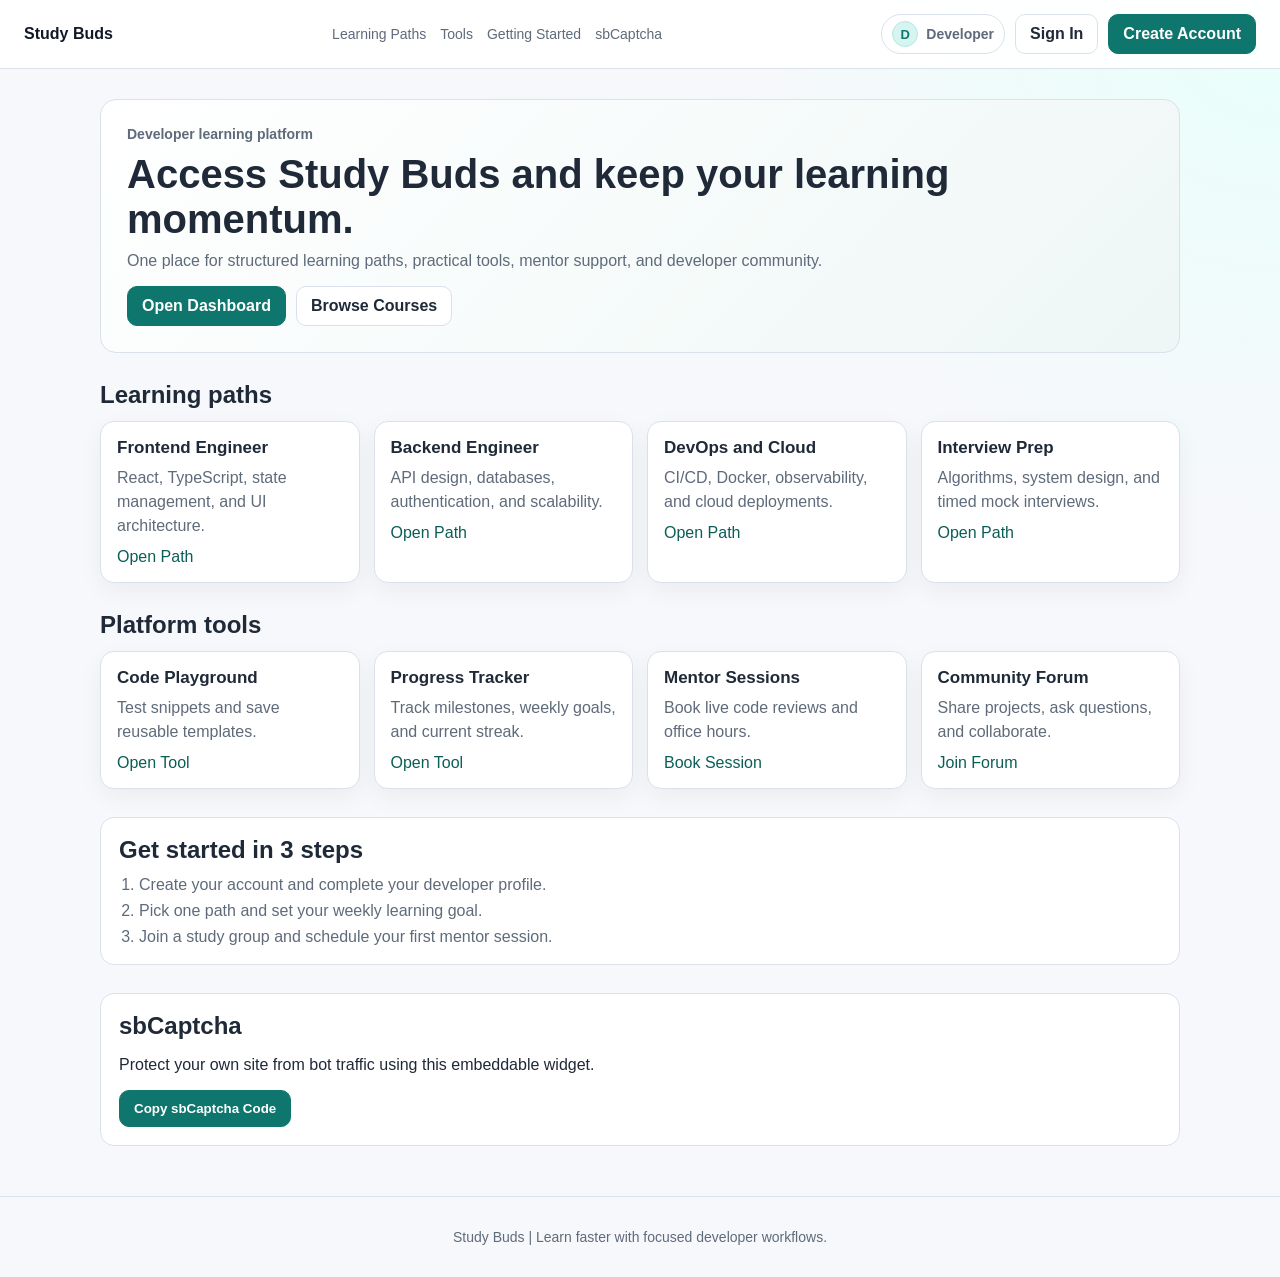
<file: index.html>
﻿<!doctype html>
<html lang="en">
  <head>
    <meta charset="UTF-8" />
    <meta name="viewport" content="width=device-width, initial-scale=1.0" />
    <link rel="stylesheet" href="style.css" />
    <title>Study Buds for Developers</title>
  </head>
  <body>
    <header class="topbar">
      <a class="brand" href="#">Study Buds</a>
      <nav class="menu">
        <a href="#paths">Learning Paths</a>
        <a href="#tools">Tools</a>
        <a href="#start">Getting Started</a>
        <a href="#captcha">sbCaptcha</a>
      </nav>
      <div class="auth-actions">
        <div class="user-chip" aria-label="Current user">
          <div class="user-chip-avatar" id="home-avatar">U</div>
          <span id="home-username">Developer</span>
        </div>
        <a class="btn btn-ghost" href="login.html">Sign In</a>
        <a class="btn btn-primary" href="signup.html">Create Account</a>
      </div>
    </header>

    <main class="container">
      <section class="hero">
        <p class="eyebrow">Developer learning platform</p>
        <h1>Access Study Buds and keep your learning momentum.</h1>
        <p>
          One place for structured learning paths, practical tools, mentor
          support, and developer community.
        </p>
        <div class="hero-actions">
          <a class="btn btn-primary" href="dashboard.html">Open Dashboard</a>
          <a class="btn btn-ghost" href="catalog.html">Browse Courses</a>
        </div>
      </section>

      <section id="paths">
        <h2>Learning paths</h2>
        <div class="grid">
          <article class="card">
            <h3>Frontend Engineer</h3>
            <p>React, TypeScript, state management, and UI architecture.</p>
            <a href="path-frontend.html">Open Path</a>
          </article>
          <article class="card">
            <h3>Backend Engineer</h3>
            <p>API design, databases, authentication, and scalability.</p>
            <a href="path-backend.html">Open Path</a>
          </article>
          <article class="card">
            <h3>DevOps and Cloud</h3>
            <p>CI/CD, Docker, observability, and cloud deployments.</p>
            <a href="path-devops.html">Open Path</a>
          </article>
          <article class="card">
            <h3>Interview Prep</h3>
            <p>Algorithms, system design, and timed mock interviews.</p>
            <a href="path-interview.html">Open Path</a>
          </article>
        </div>
      </section>

      <section id="tools">
        <h2>Platform tools</h2>
        <div class="grid">
          <article class="card">
            <h3>Code Playground</h3>
            <p>Test snippets and save reusable templates.</p>
            <a href="playground.html">Open Tool</a>
          </article>
          <article class="card">
            <h3>Progress Tracker</h3>
            <p>Track milestones, weekly goals, and current streak.</p>
            <a href="progress.html">Open Tool</a>
          </article>
          <article class="card">
            <h3>Mentor Sessions</h3>
            <p>Book live code reviews and office hours.</p>
            <a href="mentors.html">Book Session</a>
          </article>
          <article class="card">
            <h3>Community Forum</h3>
            <p>Share projects, ask questions, and collaborate.</p>
            <a href="community.html">Join Forum</a>
          </article>
        </div>
      </section>

      <section id="start" class="steps">
        <h2>Get started in 3 steps</h2>
        <ol>
          <li>Create your account and complete your developer profile.</li>
          <li>Pick one path and set your weekly learning goal.</li>
          <li>Join a study group and schedule your first mentor session.</li>
        </ol>
      </section>

      <section id="captcha" class="captcha">
        <h2>sbCaptcha</h2>
        <p>
          Protect your own site from bot traffic using this embeddable widget.
        </p>
        <textarea class="hidden-input" id="captcha-code" readonly>
<link href='https://fonts.googleapis.com/css2?family=Google+Sans:wght@400;500&family=Roboto:wght@400;500&display=swap' rel='stylesheet' /><style>.sb-card{width:300px;background:#fff;border:1px solid #dadce0;border-radius:8px;padding:14px;font-family:Roboto,sans-serif}.sb-row{display:flex;align-items:center;gap:12px}.sb-box{width:24px;height:24px;border:2px solid #80868b;border-radius:3px;display:grid;place-items:center}.sb-label{font-size:14px;color:#202124}</style><div class='sb-card'><div class='sb-row'><div class='sb-box'>OK</div><span class='sb-label'>I am not a robot</span></div></div></textarea
        >
        <button id="copy-btn" class="btn btn-primary" type="button">
          Copy sbCaptcha Code
        </button>
      </section>
    </main>

    <footer class="footer">
      <p>Study Buds | Learn faster with focused developer workflows.</p>
    </footer>

    <script>
      const copyBtn = document.getElementById("copy-btn");
      const homeUser = document.getElementById("home-username");
      const homeAvatar = document.getElementById("home-avatar");
      const code = document.getElementById("captcha-code");
      const defaultText = copyBtn.textContent;
      const userName = localStorage.getItem("sbUserName") || "Developer";
      homeUser.textContent = userName;
      homeAvatar.textContent = userName.charAt(0).toUpperCase();

      copyBtn.addEventListener("click", async () => {
        try {
          await navigator.clipboard.writeText(code.value);
          copyBtn.textContent = "Copied!";
          copyBtn.disabled = true;
          setTimeout(() => {
            copyBtn.textContent = defaultText;
            copyBtn.disabled = false;
          }, 1300);
        } catch (err) {
          copyBtn.textContent = "Copy failed";
          setTimeout(() => {
            copyBtn.textContent = defaultText;
          }, 1400);
        }
      });
    </script>
  </body>
</html>
</file>
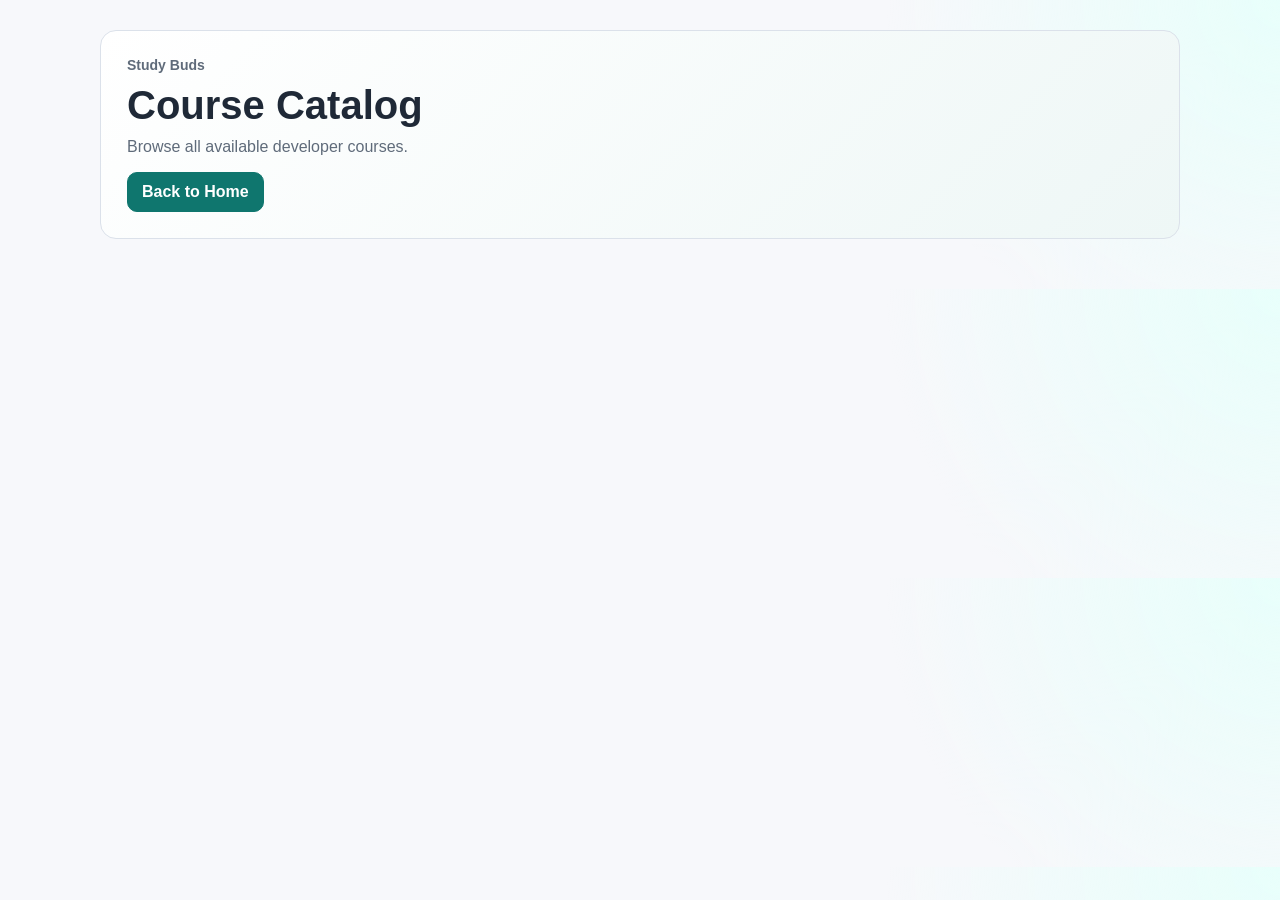
<file: catalog.html>
﻿<!doctype html>
<html lang="en">
  <head>
    <meta charset="UTF-8" />
    <meta name="viewport" content="width=device-width, initial-scale=1.0" />
    <link rel="stylesheet" href="style.css" />
    <title>Study Buds | Course Catalog</title>
  </head>
  <body>
    <main class="container">
      <section class="hero">
        <p class="eyebrow">Study Buds</p>
        <h1>Course Catalog</h1>
        <p>Browse all available developer courses.</p>
        <div class="hero-actions">
          <a class="btn btn-primary" href="index.html">Back to Home</a>
        </div>
      </section>
    </main>
  </body>
</html>
</file>
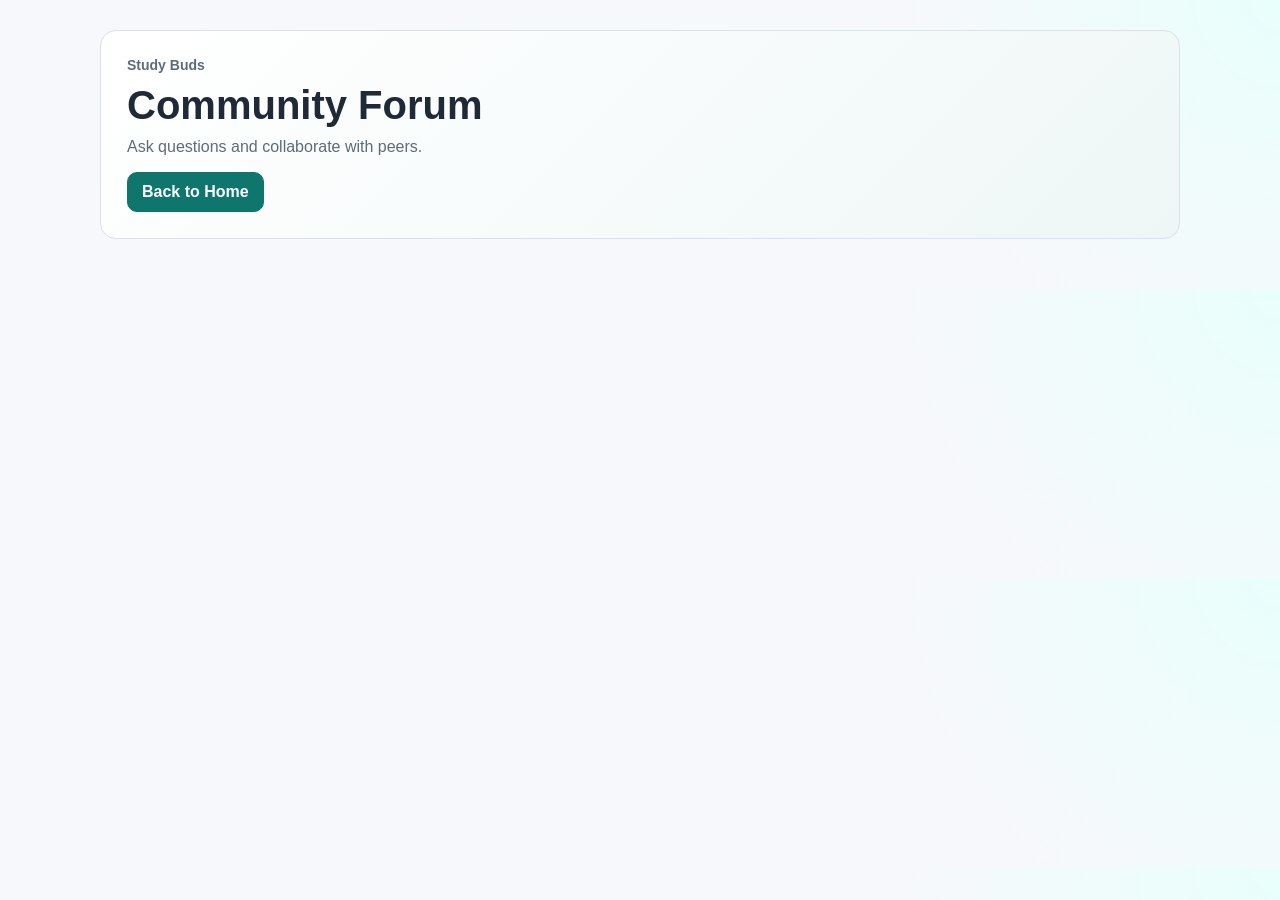
<file: community.html>
﻿<!doctype html>
<html lang="en">
  <head>
    <meta charset="UTF-8" />
    <meta name="viewport" content="width=device-width, initial-scale=1.0" />
    <link rel="stylesheet" href="style.css" />
    <title>Study Buds | Community Forum</title>
  </head>
  <body>
    <main class="container">
      <section class="hero">
        <p class="eyebrow">Study Buds</p>
        <h1>Community Forum</h1>
        <p>Ask questions and collaborate with peers.</p>
        <div class="hero-actions">
          <a class="btn btn-primary" href="index.html">Back to Home</a>
        </div>
      </section>
    </main>
  </body>
</html>
</file>
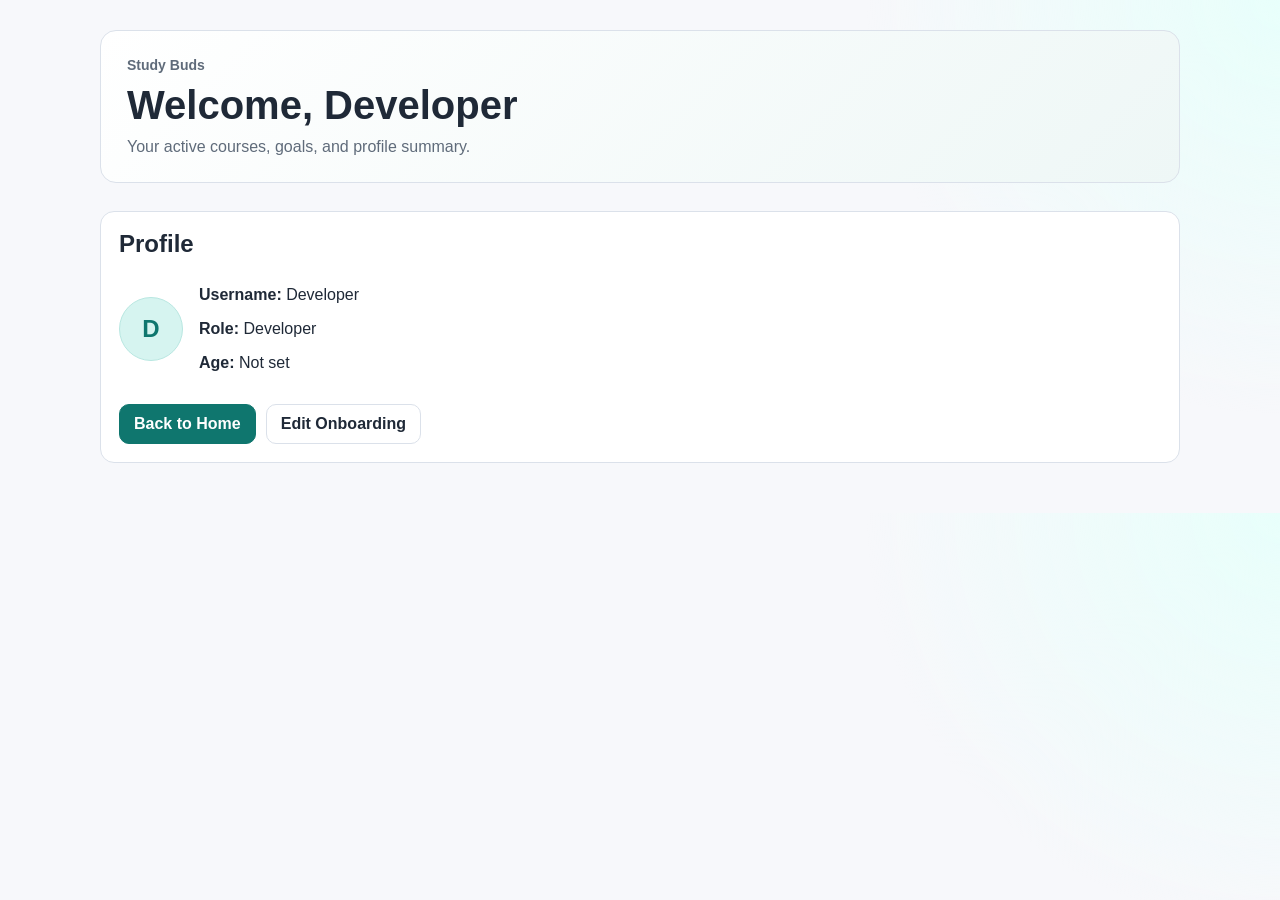
<file: dashboard.html>
﻿<!doctype html>
<html lang="en">
  <head>
    <meta charset="UTF-8" />
    <meta name="viewport" content="width=device-width, initial-scale=1.0" />
    <link rel="stylesheet" href="style.css" />
    <title>Study Buds | Dashboard</title>
  </head>
  <body>
    <main class="container">
      <section class="hero">
        <p class="eyebrow">Study Buds</p>
        <h1 id="welcome-title">Welcome, Developer</h1>
        <p>Your active courses, goals, and profile summary.</p>
      </section>

      <section class="profile-card">
        <h2>Profile</h2>
        <div class="profile-row">
          <div class="avatar">U</div>
          <div>
            <p><strong>Username:</strong> <span id="profile-name">Developer</span></p>
            <p><strong>Role:</strong> <span id="profile-role">Developer</span></p>
            <p><strong>Age:</strong> <span id="profile-age">Not set</span></p>
          </div>
        </div>
        <div class="hero-actions">
          <a class="btn btn-primary" href="index.html">Back to Home</a>
          <a class="btn btn-ghost" href="onboarding.html">Edit Onboarding</a>
        </div>
      </section>
    </main>

    <script>
      const name = localStorage.getItem("sbUserName") || "Developer";
      const role = localStorage.getItem("sbUserRole") || "Developer";
      const age = localStorage.getItem("sbUserAge") || "Not set";

      document.getElementById("welcome-title").textContent = `Welcome, ${name}`;
      document.getElementById("profile-name").textContent = name;
      document.getElementById("profile-role").textContent = role;
      document.getElementById("profile-age").textContent = age;
      document.querySelector(".avatar").textContent = name.charAt(0).toUpperCase();
    </script>
  </body>
</html>
</file>
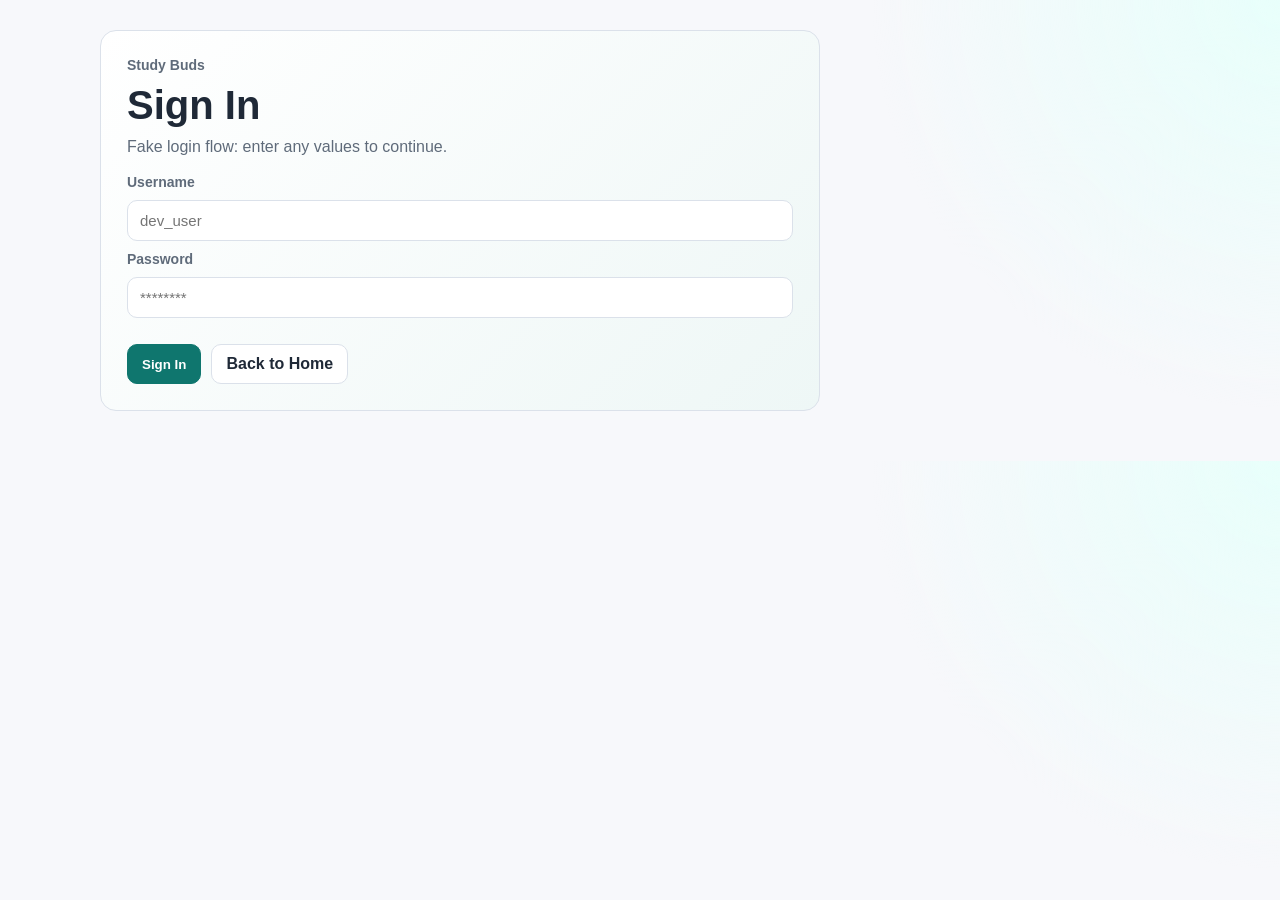
<file: login.html>
﻿<!doctype html>
<html lang="en">
  <head>
    <meta charset="UTF-8" />
    <meta name="viewport" content="width=device-width, initial-scale=1.0" />
    <link rel="stylesheet" href="style.css" />
    <title>Study Buds | Sign In</title>
  </head>
  <body>
    <main class="container">
      <section class="hero form-wrap">
        <p class="eyebrow">Study Buds</p>
        <h1>Sign In</h1>
        <p>Fake login flow: enter any values to continue.</p>

        <form id="login-form" class="form">
          <label class="field-label" for="login-username">Username</label>
          <input id="login-username" class="field-input" type="text" required placeholder="dev_user" />

          <label class="field-label" for="login-password">Password</label>
          <input id="login-password" class="field-input" type="password" required placeholder="********" />

          <div class="hero-actions">
            <button class="btn btn-primary" type="submit">Sign In</button>
            <a class="btn btn-ghost" href="index.html">Back to Home</a>
          </div>
        </form>
      </section>
    </main>

    <script>
      const loginForm = document.getElementById("login-form");
      loginForm.addEventListener("submit", (event) => {
        event.preventDefault();
        const username = document.getElementById("login-username").value.trim();
        localStorage.setItem("sbUserName", username || "Developer");
        if (!localStorage.getItem("sbUserRole")) {
          localStorage.setItem("sbUserRole", "Developer");
        }
        if (!localStorage.getItem("sbUserAge")) {
          localStorage.setItem("sbUserAge", "Not set");
        }
        window.location.href = "dashboard.html";
      });
    </script>
  </body>
</html>
</file>
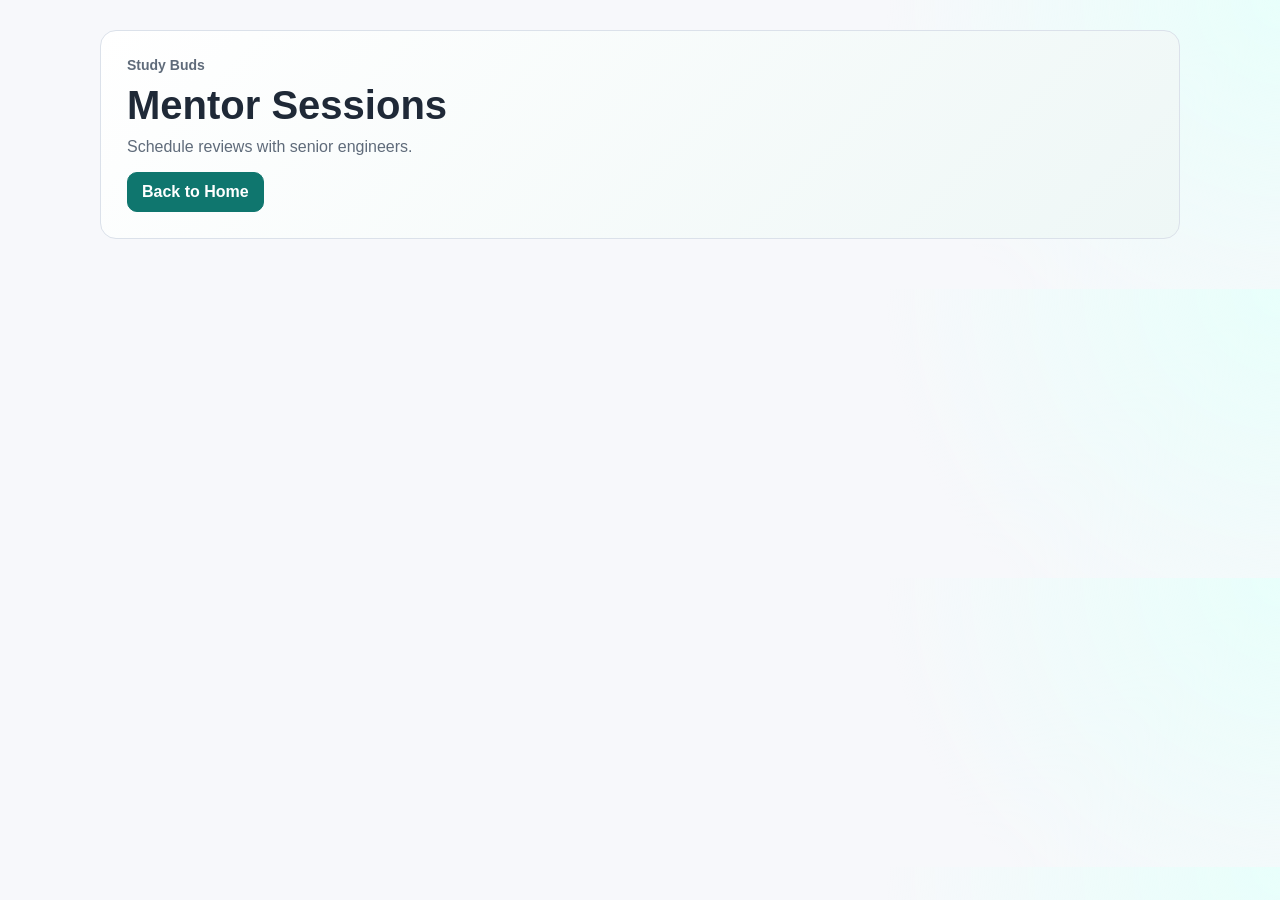
<file: mentors.html>
﻿<!doctype html>
<html lang="en">
  <head>
    <meta charset="UTF-8" />
    <meta name="viewport" content="width=device-width, initial-scale=1.0" />
    <link rel="stylesheet" href="style.css" />
    <title>Study Buds | Mentor Sessions</title>
  </head>
  <body>
    <main class="container">
      <section class="hero">
        <p class="eyebrow">Study Buds</p>
        <h1>Mentor Sessions</h1>
        <p>Schedule reviews with senior engineers.</p>
        <div class="hero-actions">
          <a class="btn btn-primary" href="index.html">Back to Home</a>
        </div>
      </section>
    </main>
  </body>
</html>
</file>
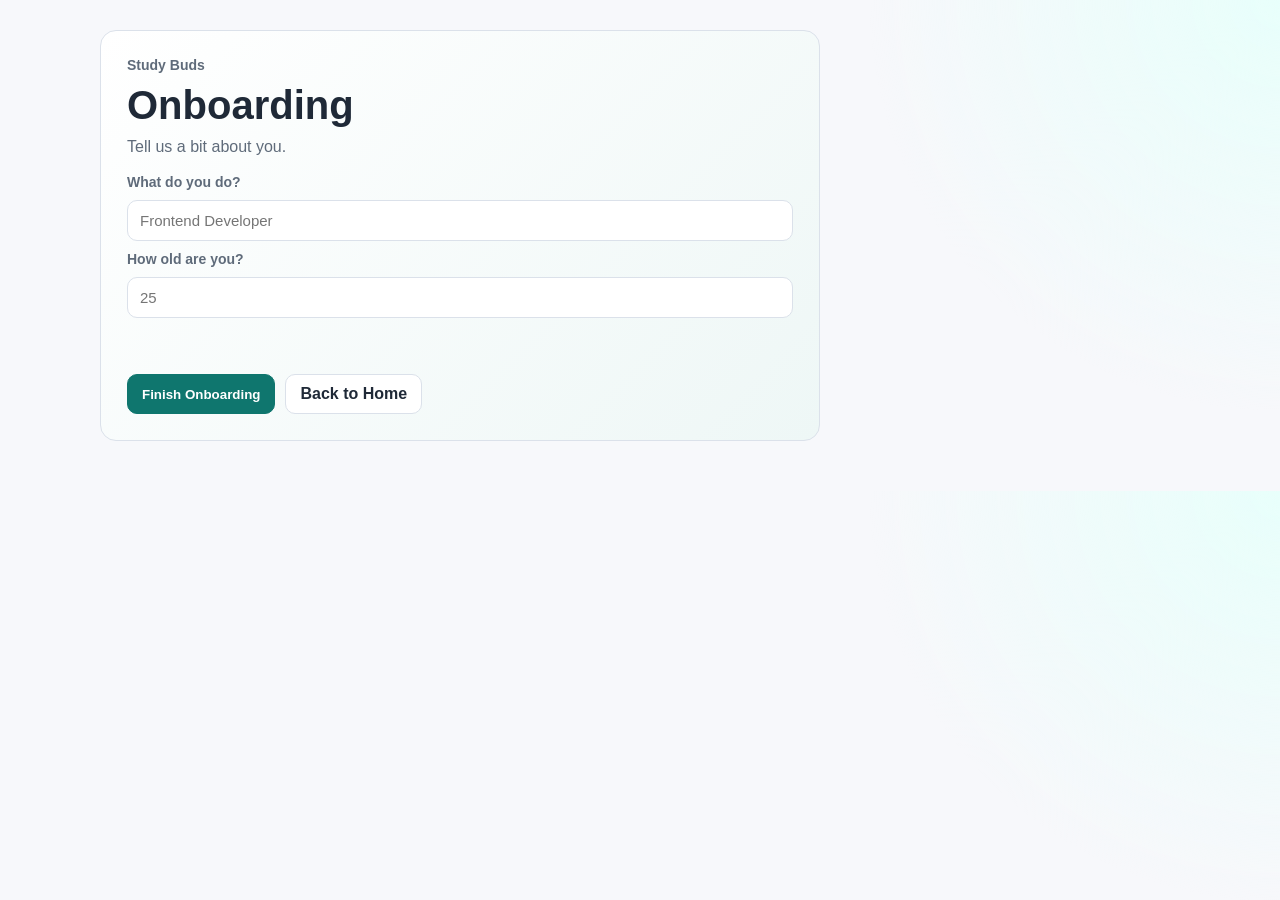
<file: onboarding.html>
﻿<!doctype html>
<html lang="en">
  <head>
    <meta charset="UTF-8" />
    <meta name="viewport" content="width=device-width, initial-scale=1.0" />
    <link rel="stylesheet" href="style.css" />
    <title>Study Buds | Onboarding</title>
  </head>
  <body>
    <main class="container">
      <section class="hero form-wrap">
        <p class="eyebrow">Study Buds</p>
        <h1>Onboarding</h1>
        <p>Tell us a bit about you.</p>

        <form id="onboarding-form" class="form">
          <label class="field-label" for="user-role">What do you do?</label>
          <input
            id="user-role"
            class="field-input"
            type="text"
            required
            placeholder="Frontend Developer"
          />

          <label class="field-label" for="user-age">How old are you?</label>
          <input
            id="user-age"
            class="field-input"
            type="number"
            min="1"
            required
            placeholder="25"
          />
          <p id="age-error" class="form-error" aria-live="polite"></p>

          <div class="hero-actions">
            <button class="btn btn-primary" type="submit">
              Finish Onboarding
            </button>
            <a class="btn btn-ghost" href="index.html">Back to Home</a>
          </div>
        </form>
      </section>
    </main>

    <script>
      const roleInput = document.getElementById("user-role");
      const ageInput = document.getElementById("user-age");
      const ageError = document.getElementById("age-error");

      roleInput.value = localStorage.getItem("sbUserRole") || "";
      ageInput.value = localStorage.getItem("sbUserAge") || "";

      function validateAge() {
        const ageValue = Number(ageInput.value.trim());
        if (ageInput.value.trim() !== "" && ageValue <= 1) {
          ageInput.setCustomValidity("Babies can't be developers");
          ageError.textContent = "Babies can't be developers";
          return false;
        }
        if (ageInput.value.trim() !== "" && ageValue > 99) {
          ageInput.setCustomValidity("Are you Immortal?");
          ageError.textContent = "Are you Immortal?";
          return false;
        }
        ageInput.setCustomValidity("");
        ageError.textContent = "";
        return true;
      }

      ageInput.addEventListener("input", validateAge);

      document
        .getElementById("onboarding-form")
        .addEventListener("submit", (event) => {
          event.preventDefault();
          if (!validateAge()) {
            ageInput.reportValidity();
            return;
          }
          localStorage.setItem("sbUserRole", roleInput.value.trim());
          localStorage.setItem("sbUserAge", ageInput.value.trim());
          if (!localStorage.getItem("sbUserName")) {
            localStorage.setItem("sbUserName", "Developer");
          }
          window.location.href = "dashboard.html";
        });
    </script>
  </body>
</html>
</file>
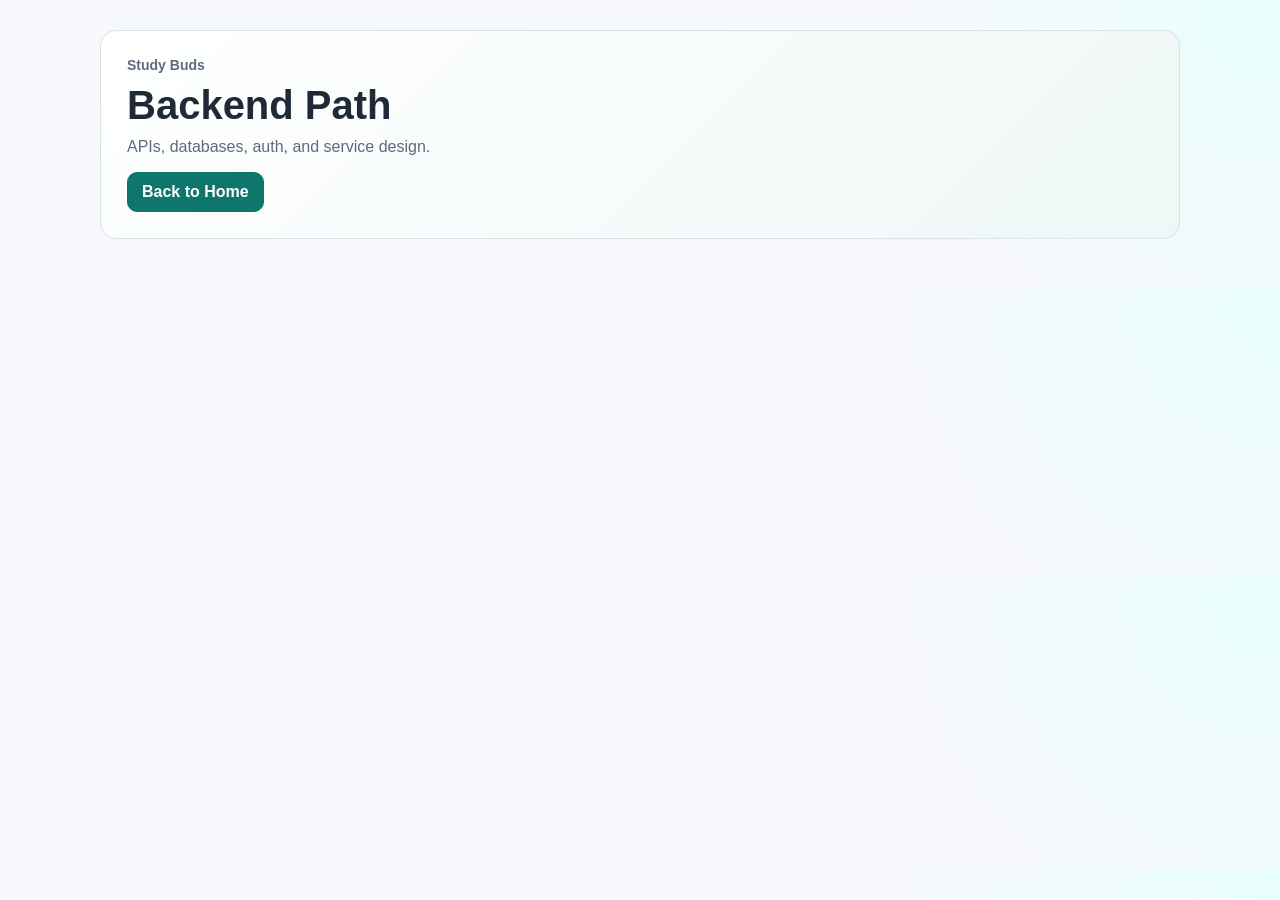
<file: path-backend.html>
﻿<!doctype html>
<html lang="en">
  <head>
    <meta charset="UTF-8" />
    <meta name="viewport" content="width=device-width, initial-scale=1.0" />
    <link rel="stylesheet" href="style.css" />
    <title>Study Buds | Backend Path</title>
  </head>
  <body>
    <main class="container">
      <section class="hero">
        <p class="eyebrow">Study Buds</p>
        <h1>Backend Path</h1>
        <p>APIs, databases, auth, and service design.</p>
        <div class="hero-actions">
          <a class="btn btn-primary" href="index.html">Back to Home</a>
        </div>
      </section>
    </main>
  </body>
</html>
</file>
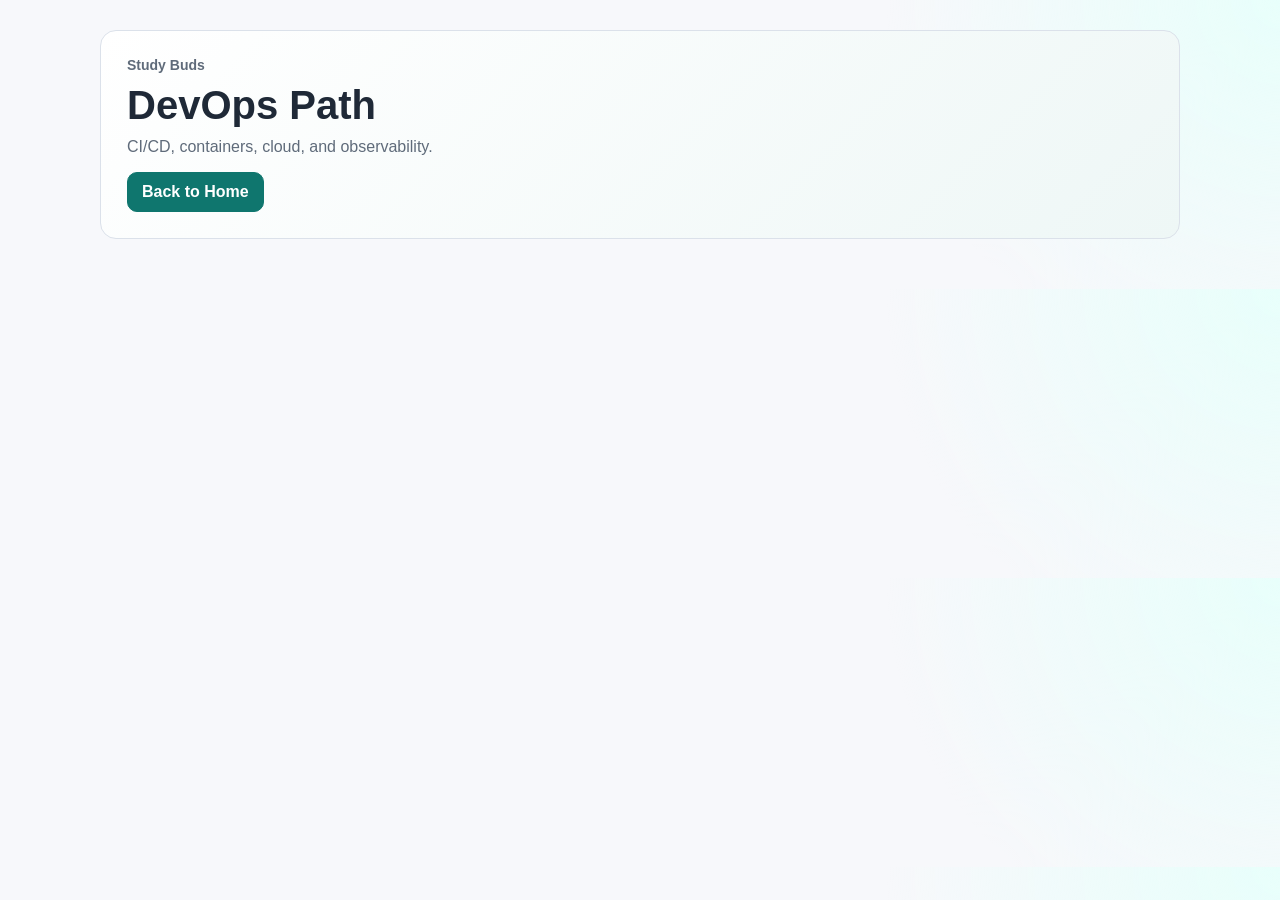
<file: path-devops.html>
﻿<!doctype html>
<html lang="en">
  <head>
    <meta charset="UTF-8" />
    <meta name="viewport" content="width=device-width, initial-scale=1.0" />
    <link rel="stylesheet" href="style.css" />
    <title>Study Buds | DevOps Path</title>
  </head>
  <body>
    <main class="container">
      <section class="hero">
        <p class="eyebrow">Study Buds</p>
        <h1>DevOps Path</h1>
        <p>CI/CD, containers, cloud, and observability.</p>
        <div class="hero-actions">
          <a class="btn btn-primary" href="index.html">Back to Home</a>
        </div>
      </section>
    </main>
  </body>
</html>
</file>
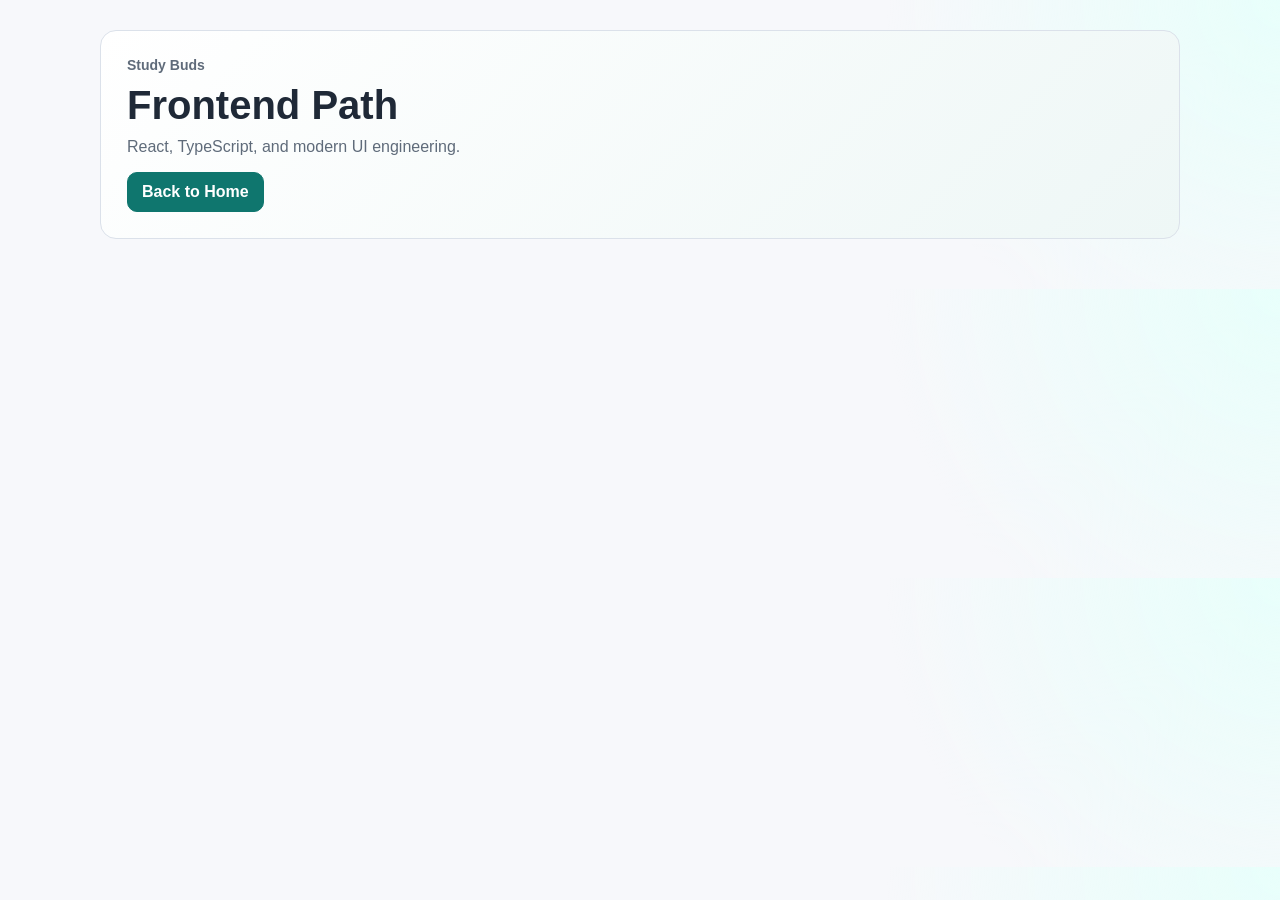
<file: path-frontend.html>
﻿<!doctype html>
<html lang="en">
  <head>
    <meta charset="UTF-8" />
    <meta name="viewport" content="width=device-width, initial-scale=1.0" />
    <link rel="stylesheet" href="style.css" />
    <title>Study Buds | Frontend Path</title>
  </head>
  <body>
    <main class="container">
      <section class="hero">
        <p class="eyebrow">Study Buds</p>
        <h1>Frontend Path</h1>
        <p>React, TypeScript, and modern UI engineering.</p>
        <div class="hero-actions">
          <a class="btn btn-primary" href="index.html">Back to Home</a>
        </div>
      </section>
    </main>
  </body>
</html>
</file>
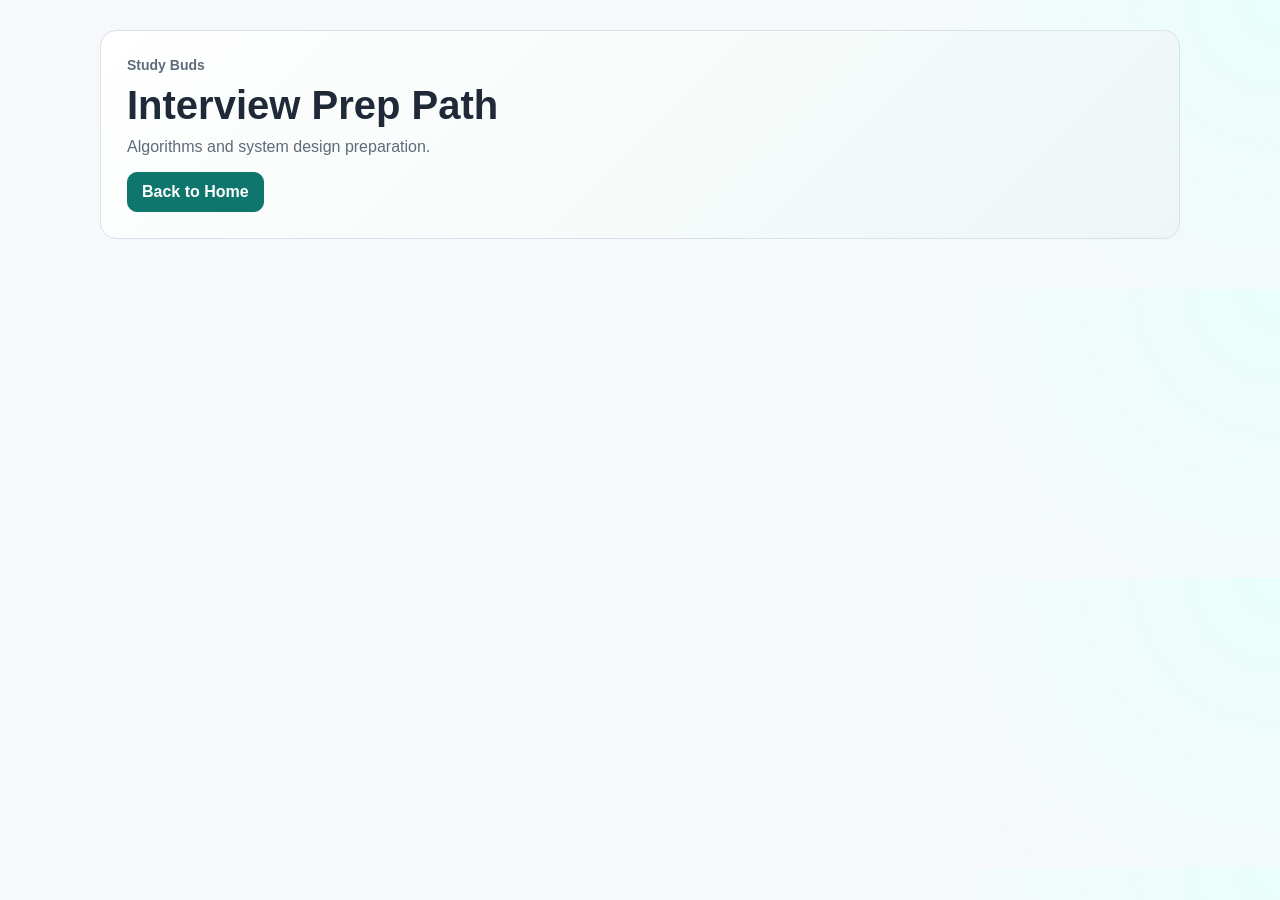
<file: path-interview.html>
﻿<!doctype html>
<html lang="en">
  <head>
    <meta charset="UTF-8" />
    <meta name="viewport" content="width=device-width, initial-scale=1.0" />
    <link rel="stylesheet" href="style.css" />
    <title>Study Buds | Interview Prep Path</title>
  </head>
  <body>
    <main class="container">
      <section class="hero">
        <p class="eyebrow">Study Buds</p>
        <h1>Interview Prep Path</h1>
        <p>Algorithms and system design preparation.</p>
        <div class="hero-actions">
          <a class="btn btn-primary" href="index.html">Back to Home</a>
        </div>
      </section>
    </main>
  </body>
</html>
</file>
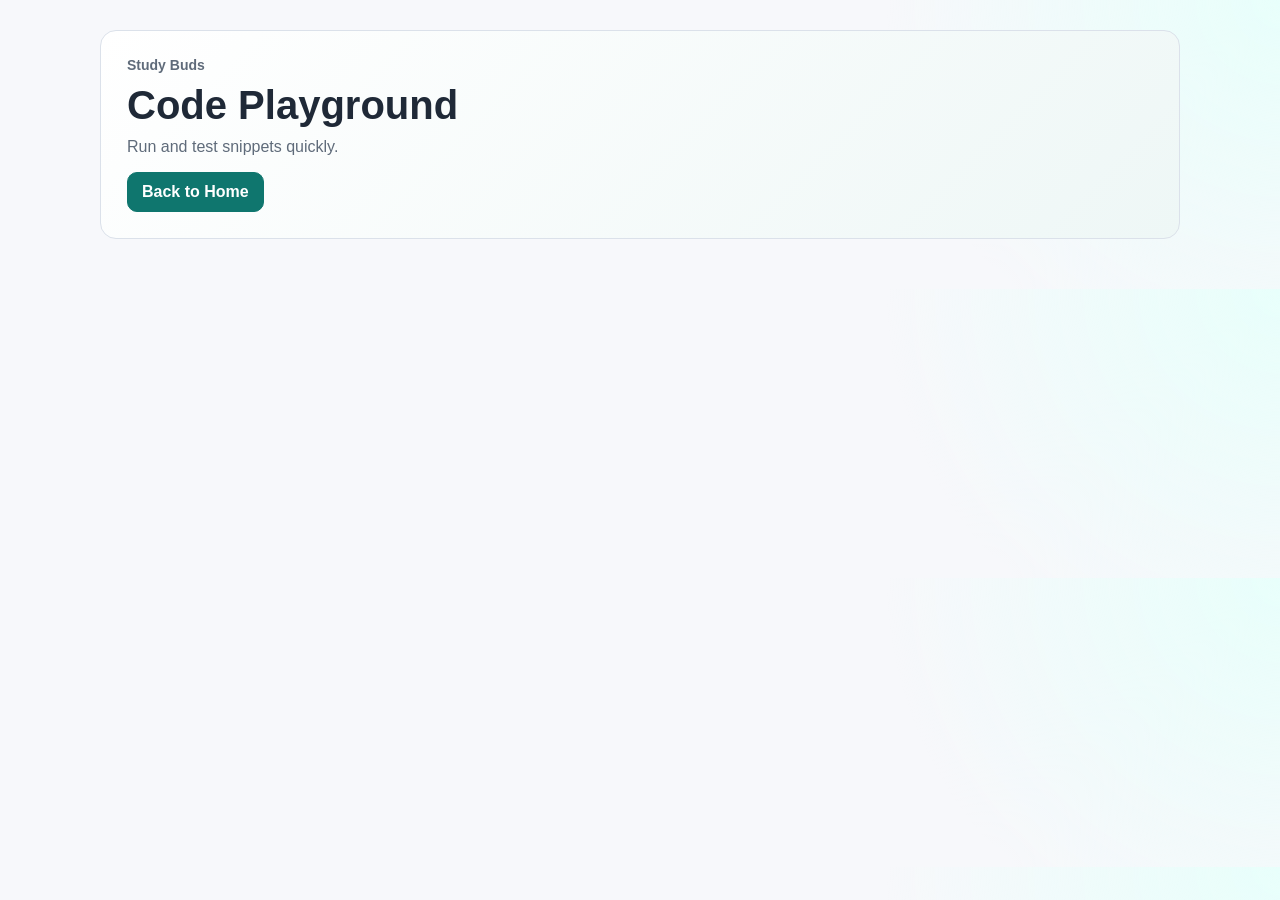
<file: playground.html>
﻿<!doctype html>
<html lang="en">
  <head>
    <meta charset="UTF-8" />
    <meta name="viewport" content="width=device-width, initial-scale=1.0" />
    <link rel="stylesheet" href="style.css" />
    <title>Study Buds | Code Playground</title>
  </head>
  <body>
    <main class="container">
      <section class="hero">
        <p class="eyebrow">Study Buds</p>
        <h1>Code Playground</h1>
        <p>Run and test snippets quickly.</p>
        <div class="hero-actions">
          <a class="btn btn-primary" href="index.html">Back to Home</a>
        </div>
      </section>
    </main>
  </body>
</html>
</file>
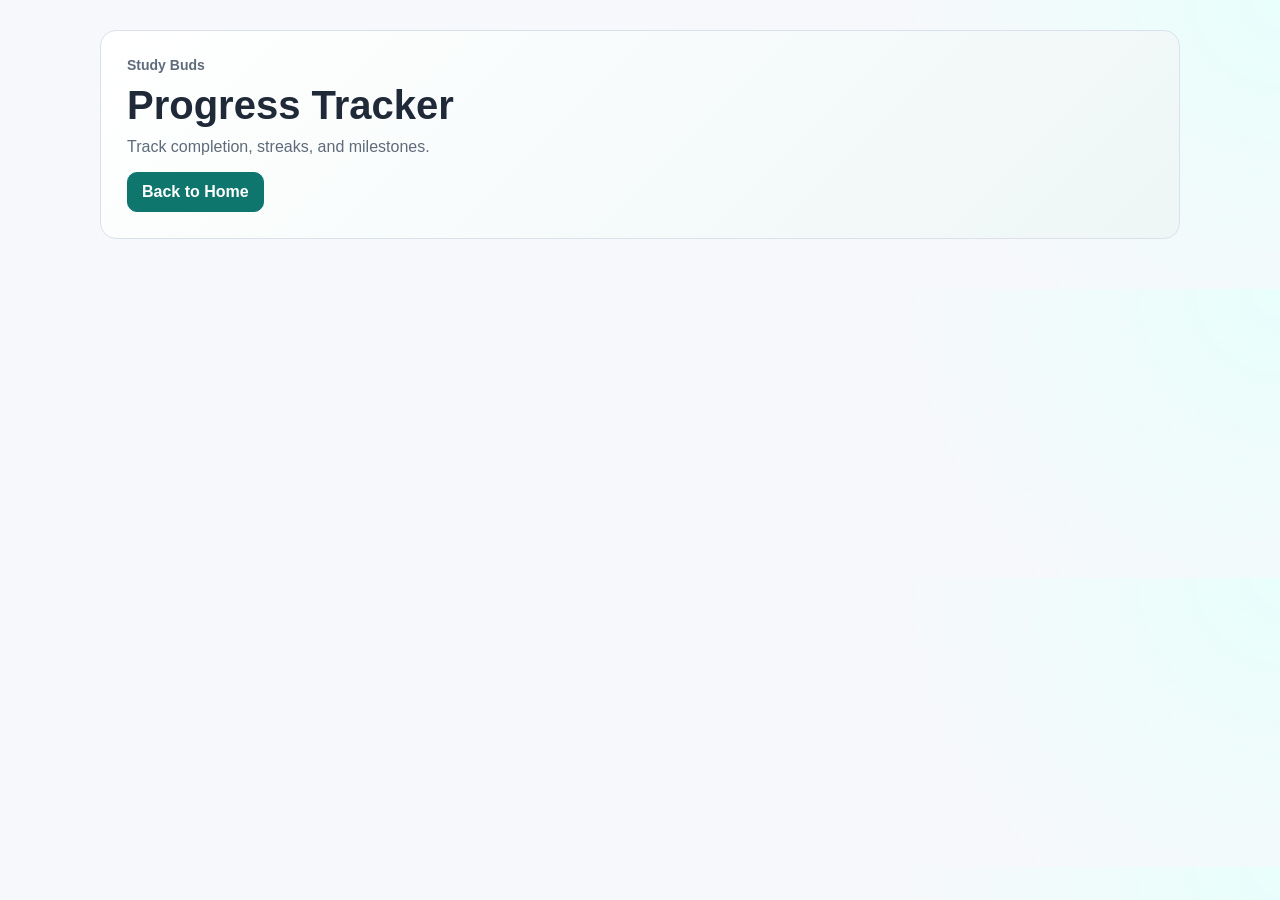
<file: progress.html>
﻿<!doctype html>
<html lang="en">
  <head>
    <meta charset="UTF-8" />
    <meta name="viewport" content="width=device-width, initial-scale=1.0" />
    <link rel="stylesheet" href="style.css" />
    <title>Study Buds | Progress Tracker</title>
  </head>
  <body>
    <main class="container">
      <section class="hero">
        <p class="eyebrow">Study Buds</p>
        <h1>Progress Tracker</h1>
        <p>Track completion, streaks, and milestones.</p>
        <div class="hero-actions">
          <a class="btn btn-primary" href="index.html">Back to Home</a>
        </div>
      </section>
    </main>
  </body>
</html>
</file>
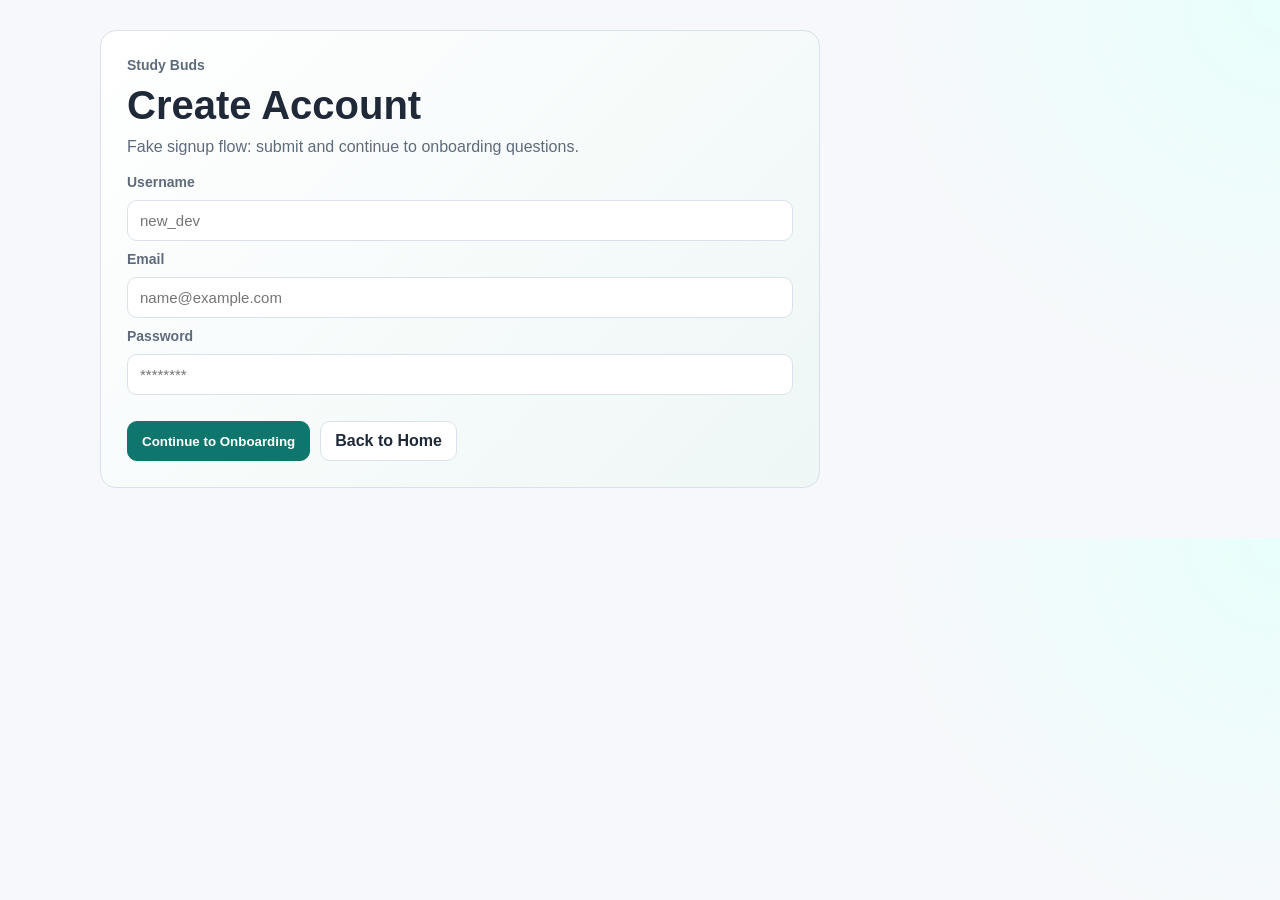
<file: signup.html>
﻿<!doctype html>
<html lang="en">
  <head>
    <meta charset="UTF-8" />
    <meta name="viewport" content="width=device-width, initial-scale=1.0" />
    <link rel="stylesheet" href="style.css" />
    <title>Study Buds | Create Account</title>
  </head>
  <body>
    <main class="container">
      <section class="hero form-wrap">
        <p class="eyebrow">Study Buds</p>
        <h1>Create Account</h1>
        <p>Fake signup flow: submit and continue to onboarding questions.</p>

        <form id="signup-form" class="form">
          <label class="field-label" for="signup-username">Username</label>
          <input id="signup-username" class="field-input" type="text" required placeholder="new_dev" />

          <label class="field-label" for="signup-email">Email</label>
          <input id="signup-email" class="field-input" type="email" required placeholder="name@example.com" />

          <label class="field-label" for="signup-password">Password</label>
          <input id="signup-password" class="field-input" type="password" required placeholder="********" />

          <div class="hero-actions">
            <button class="btn btn-primary" type="submit">Continue to Onboarding</button>
            <a class="btn btn-ghost" href="index.html">Back to Home</a>
          </div>
        </form>
      </section>
    </main>

    <script>
      const signupForm = document.getElementById("signup-form");
      signupForm.addEventListener("submit", (event) => {
        event.preventDefault();
        const username = document.getElementById("signup-username").value.trim();
        localStorage.setItem("sbUserName", username || "Developer");
        window.location.href = "onboarding.html";
      });
    </script>
  </body>
</html>
</file>
<file: style.css>
﻿:root {
  --bg: #f7f8fb;
  --surface: #ffffff;
  --text: #1f2937;
  --muted: #5f6b7a;
  --border: #dbe1ea;
  --primary: #0f766e;
  --primary-strong: #0b5e58;
  --ring: rgba(15, 118, 110, 0.25);
}

* {
  box-sizing: border-box;
}

body {
  margin: 0;
  font-family: "Segoe UI", Tahoma, Geneva, Verdana, sans-serif;
  color: var(--text);
  background: radial-gradient(circle at top right, #e8fffb, transparent 30%), var(--bg);
}

a {
  color: var(--primary-strong);
  text-decoration: none;
}

a:hover {
  text-decoration: underline;
}

.topbar {
  position: sticky;
  top: 0;
  z-index: 10;
  display: flex;
  justify-content: space-between;
  align-items: center;
  gap: 16px;
  padding: 14px 24px;
  border-bottom: 1px solid var(--border);
  background: rgba(255, 255, 255, 0.93);
  backdrop-filter: blur(6px);
}

.brand {
  font-weight: 700;
  color: #111827;
}

.menu {
  display: flex;
  gap: 14px;
  flex-wrap: wrap;
}

.menu a {
  color: var(--muted);
  font-size: 14px;
}

.auth-actions {
  display: flex;
  gap: 10px;
}

.container {
  width: min(1080px, 92vw);
  margin: 30px auto 50px;
  display: grid;
  gap: 28px;
}

.hero {
  padding: 26px;
  border: 1px solid var(--border);
  border-radius: 16px;
  background: linear-gradient(135deg, #ffffff, #eef7f6);
}

.eyebrow {
  margin: 0;
  color: var(--primary-strong);
  font-weight: 600;
  font-size: 14px;
}

.hero h1 {
  margin: 10px 0;
  font-size: clamp(28px, 4vw, 40px);
}

.hero p {
  margin: 0;
  max-width: 760px;
  color: var(--muted);
}

.hero-actions {
  margin-top: 16px;
  display: flex;
  gap: 10px;
  flex-wrap: wrap;
}

h2 {
  margin: 0 0 12px;
  font-size: 24px;
}

.grid {
  display: grid;
  grid-template-columns: repeat(auto-fit, minmax(230px, 1fr));
  gap: 14px;
}

.card {
  border: 1px solid var(--border);
  border-radius: 14px;
  padding: 16px;
  background: var(--surface);
  box-shadow: 0 8px 24px rgba(17, 24, 39, 0.05);
}

.card h3 {
  margin: 0 0 8px;
  font-size: 17px;
}

.card p {
  margin: 0 0 10px;
  color: var(--muted);
  line-height: 1.5;
}

.steps,
.captcha {
  border: 1px solid var(--border);
  border-radius: 14px;
  padding: 18px;
  background: var(--surface);
}

.steps ol {
  margin: 0;
  padding-left: 20px;
  color: var(--muted);
  display: grid;
  gap: 8px;
}

.btn {
  display: inline-flex;
  align-items: center;
  justify-content: center;
  padding: 10px 14px;
  border-radius: 10px;
  border: 1px solid transparent;
  font-weight: 600;
  cursor: pointer;
}

.btn:focus-visible {
  outline: 3px solid var(--ring);
  outline-offset: 1px;
}

.btn-primary {
  background: var(--primary);
  border-color: var(--primary);
  color: #ffffff;
}

.btn-primary:hover {
  background: var(--primary-strong);
  border-color: var(--primary-strong);
  text-decoration: none;
}

.btn-primary:disabled {
  opacity: 0.85;
  cursor: default;
}

.btn-ghost {
  background: #ffffff;
  border-color: var(--border);
  color: #1f2937;
}

.btn-ghost:hover {
  background: #f3f6fa;
  text-decoration: none;
}

.hidden-input {
  position: absolute;
  left: -9999px;
  width: 1px;
  height: 1px;
  opacity: 0;
}

.footer {
  border-top: 1px solid var(--border);
  padding: 18px 24px;
  color: var(--muted);
  text-align: center;
  font-size: 14px;
}

@media (max-width: 840px) {
  .topbar {
    flex-direction: column;
    align-items: flex-start;
  }

  .auth-actions {
    width: 100%;
  }

  .auth-actions .btn {
    flex: 1;
  }
}

.form-wrap {
  max-width: 720px;
}

.form {
  margin-top: 18px;
  display: grid;
  gap: 10px;
}

.field-label {
  font-size: 14px;
  color: var(--muted);
  font-weight: 600;
}

.field-input {
  width: 100%;
  border: 1px solid var(--border);
  border-radius: 10px;
  padding: 11px 12px;
  font-size: 15px;
  color: var(--text);
  background: #fff;
}

.field-input:focus-visible {
  outline: 3px solid var(--ring);
  outline-offset: 1px;
  border-color: var(--primary);
}

.form-error {
  margin: 2px 0 0;
  color: #b42318;
  font-size: 14px;
  min-height: 20px;
}

.profile-card {
  border: 1px solid var(--border);
  border-radius: 14px;
  padding: 18px;
  background: var(--surface);
}

.profile-card h2 {
  margin-top: 0;
}

.profile-row {
  display: flex;
  gap: 16px;
  align-items: center;
  margin-bottom: 14px;
}

.avatar {
  width: 64px;
  height: 64px;
  border-radius: 50%;
  display: grid;
  place-items: center;
  background: #d6f4f0;
  color: #0f766e;
  font-size: 24px;
  font-weight: 700;
  border: 1px solid #b8e7e1;
}
.user-chip {
  display: inline-flex;
  align-items: center;
  gap: 8px;
  padding: 6px 10px;
  border: 1px solid var(--border);
  border-radius: 999px;
  background: #ffffff;
  color: var(--muted);
  font-size: 14px;
  font-weight: 600;
}

.user-chip-avatar {
  width: 26px;
  height: 26px;
  border-radius: 50%;
  display: grid;
  place-items: center;
  background: #d6f4f0;
  color: #0f766e;
  border: 1px solid #b8e7e1;
  font-size: 13px;
  font-weight: 700;
}
</file>
